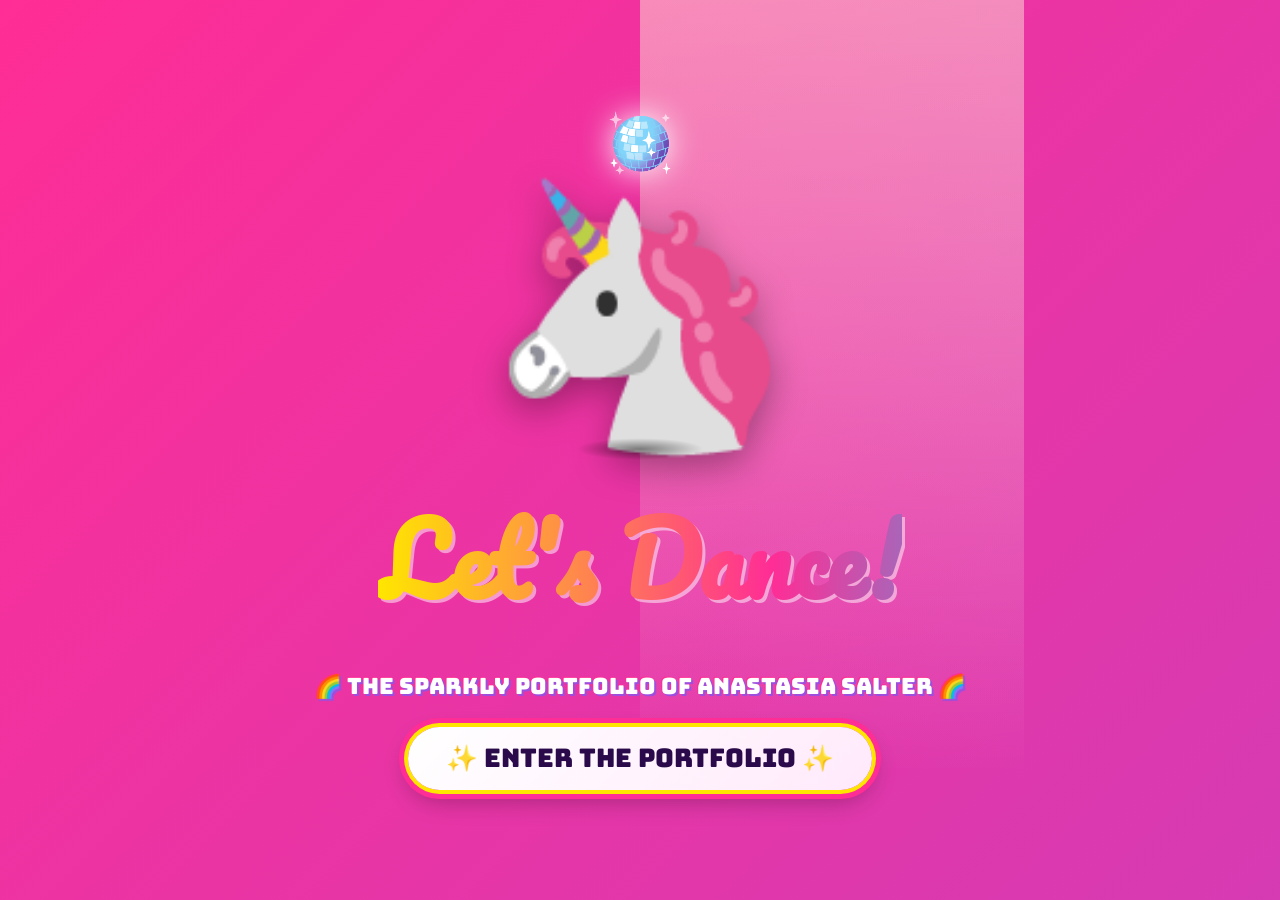
<file: index.html>
<!DOCTYPE html>
<html lang="en">
<head>
<meta charset="UTF-8" />
<meta name="viewport" content="width=device-width, initial-scale=1.0" />
<title>🦄💃 Welcome! — Anastasia Salter 💃🦄</title>
<meta name="description" content="Welcome to the sparkly portfolio of Anastasia Salter — featuring a dancing unicorn. Enter the disco!" />
<link rel="preconnect" href="https://fonts.googleapis.com" />
<link rel="preconnect" href="https://fonts.gstatic.com" crossorigin />
<link href="https://fonts.googleapis.com/css2?family=Bungee&family=Comic+Neue:wght@400;700&family=Pacifico&display=swap" rel="stylesheet" />
<link rel="icon" href="data:image/svg+xml,%3Csvg xmlns='http://www.w3.org/2000/svg' width='32' height='32'%3E%3Ctext y='26' font-size='26'%3E%F0%9F%A6%84%3C/text%3E%3C/svg%3E" />
<link rel="stylesheet" href="assets/landing.css" />
</head>
<body>

<!-- sweeping disco spotlights -->
<div class="spotlights" aria-hidden="true"><span></span><span></span><span></span></div>

<!-- floating music notes -->
<div class="notes" id="notes" aria-hidden="true"></div>

<!-- disco ball -->
<div class="disco-ball" aria-hidden="true">🪩</div>

<!-- ⭐ THE DANCING UNICORN ⭐ -->
<div class="stage">
  <div class="unicorn" role="img" aria-label="A dancing unicorn">🦄</div>
  <div class="shadow" aria-hidden="true"></div>
</div>

<h1 class="title">Let's Dance!</h1>
<p class="subtitle">🌈 The Sparkly Portfolio of Anastasia Salter 🌈</p>

<a class="enter-btn" href="portfolio.html">✨ Enter the Portfolio ✨</a>

<script src="assets/landing.js"></script>
</body>
</html>
</file>
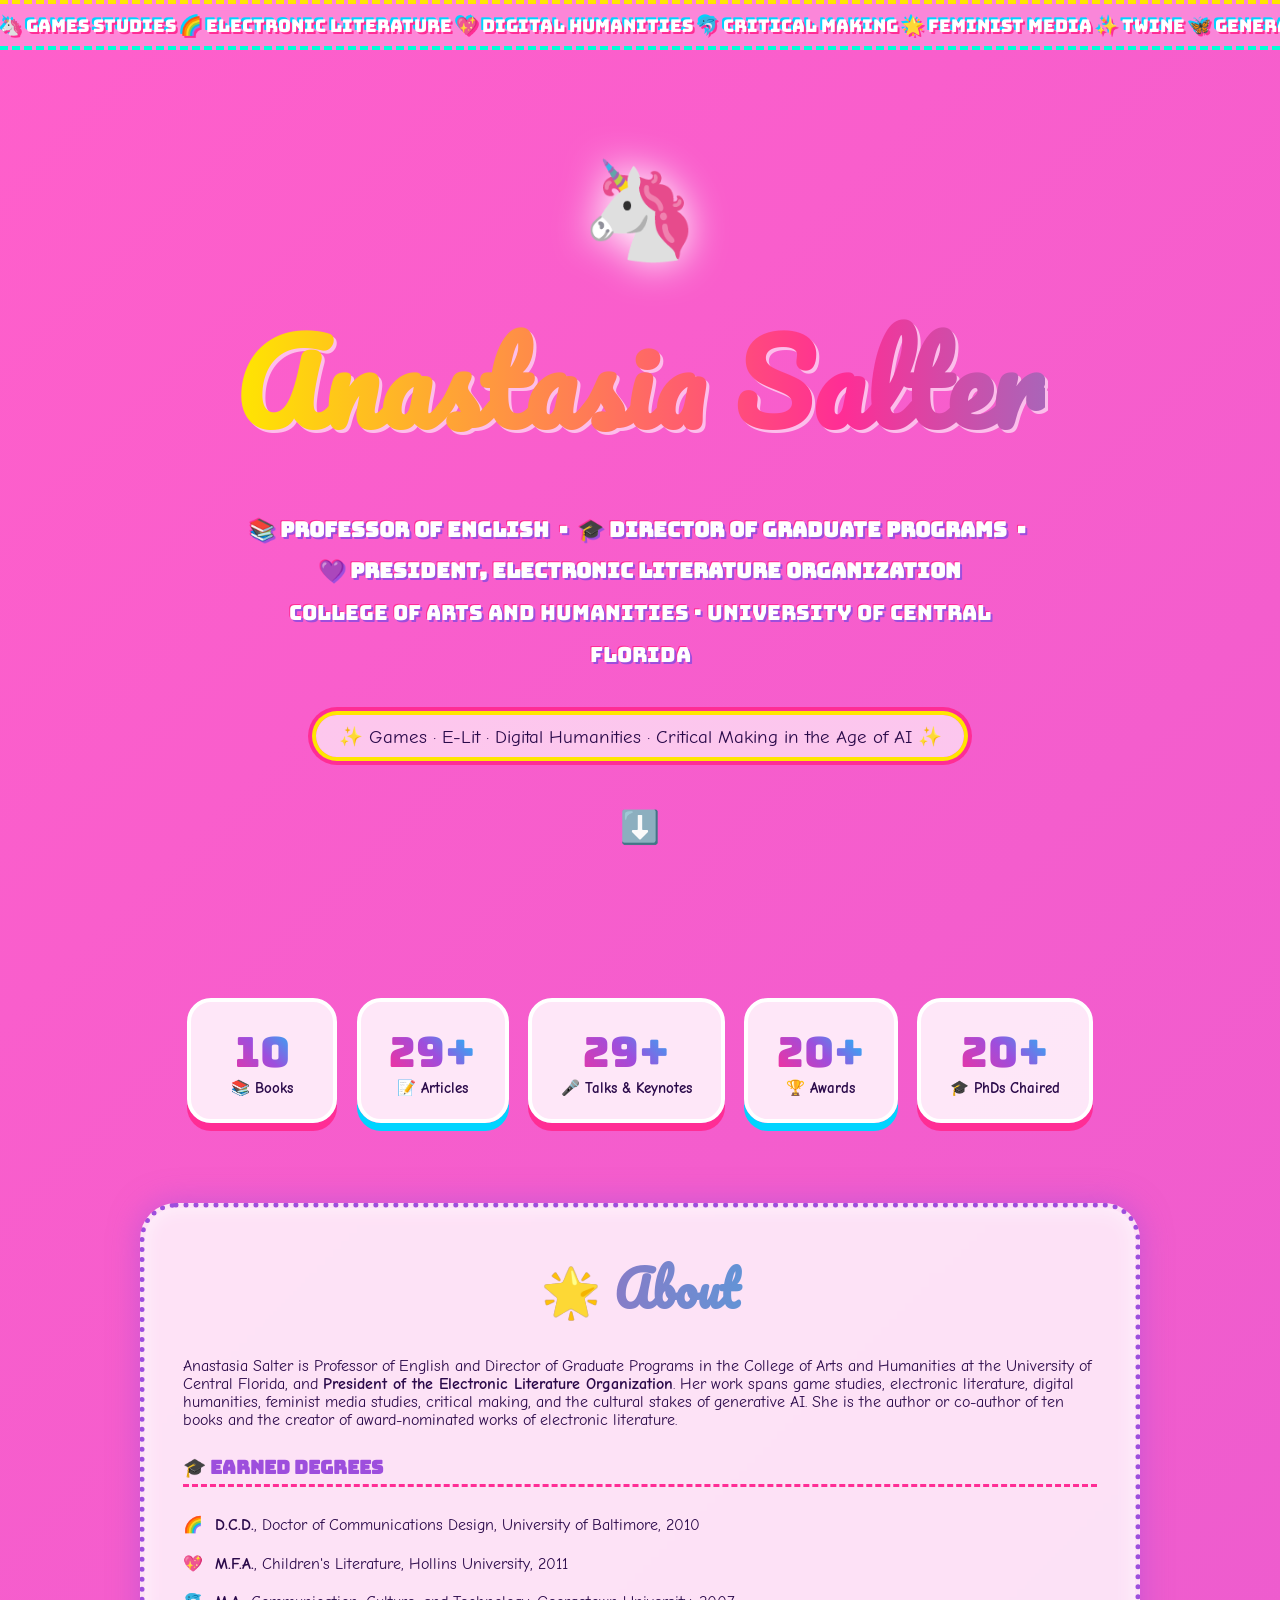
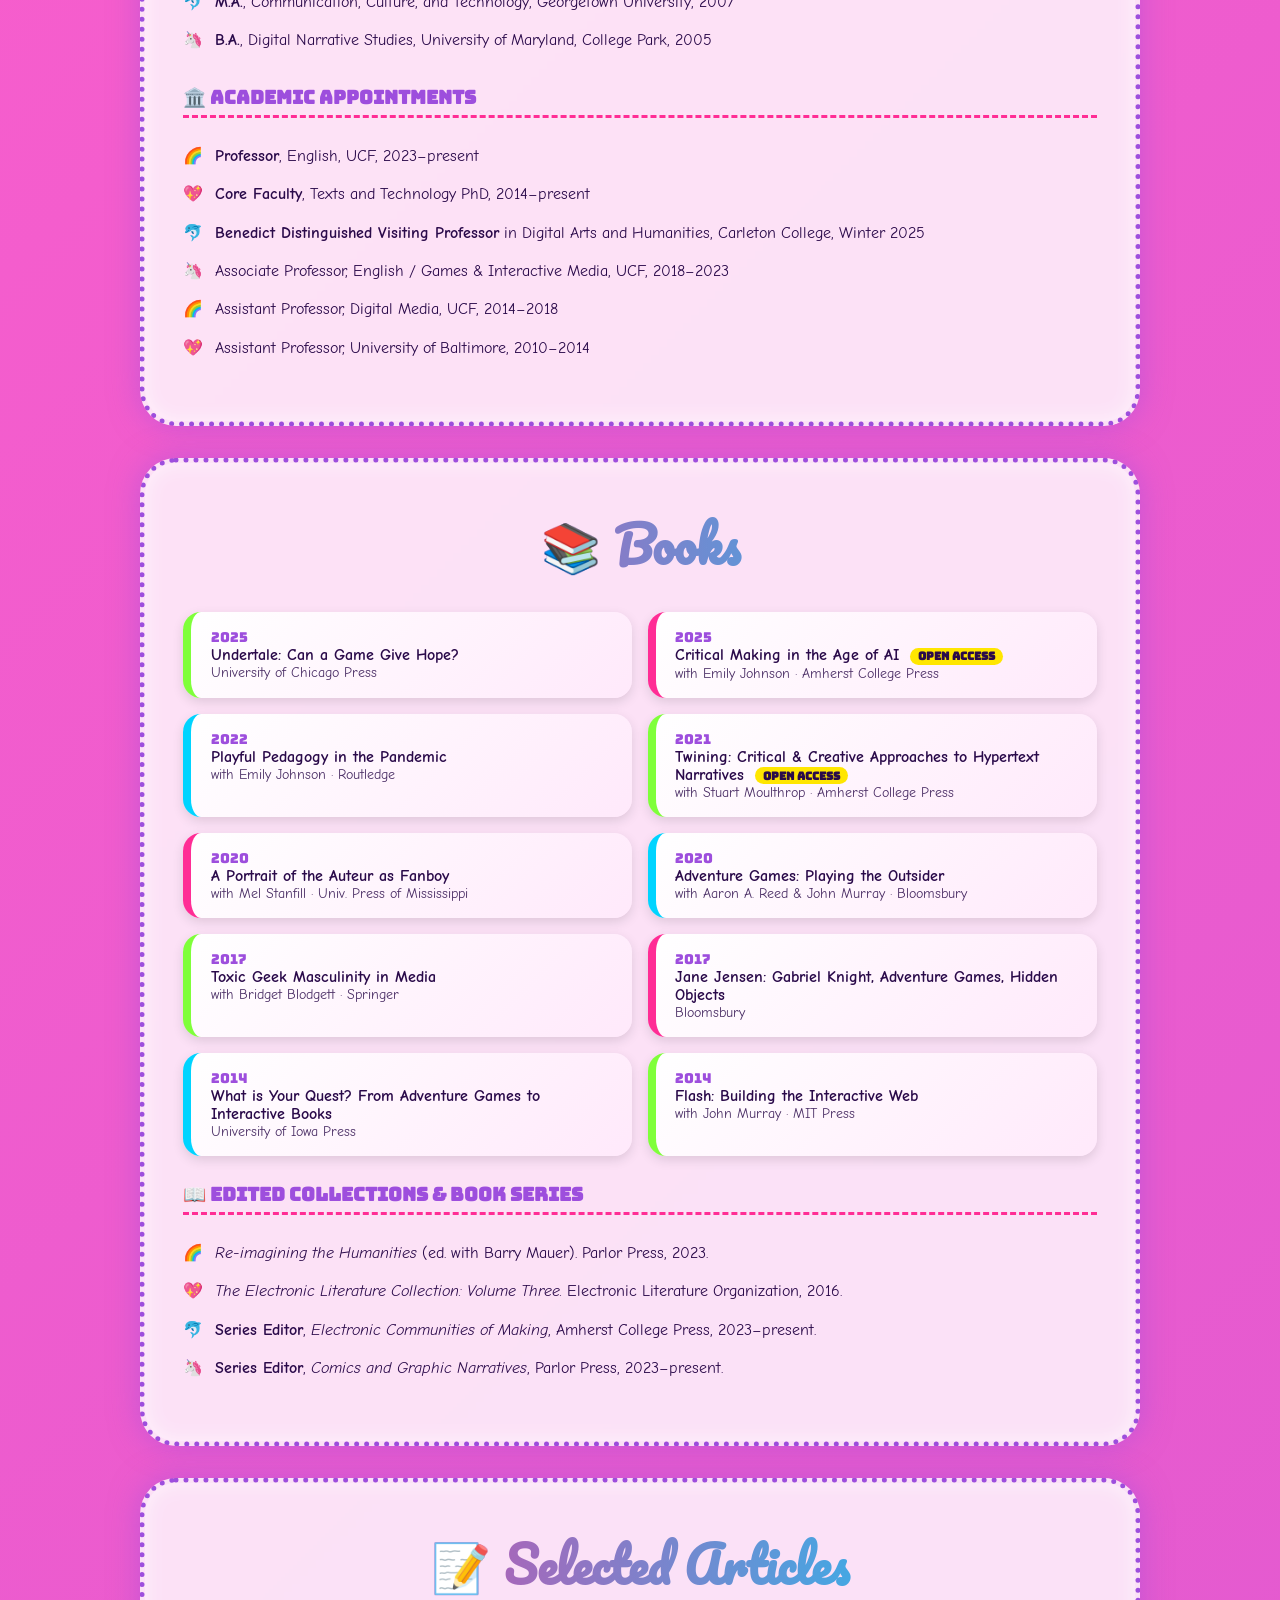
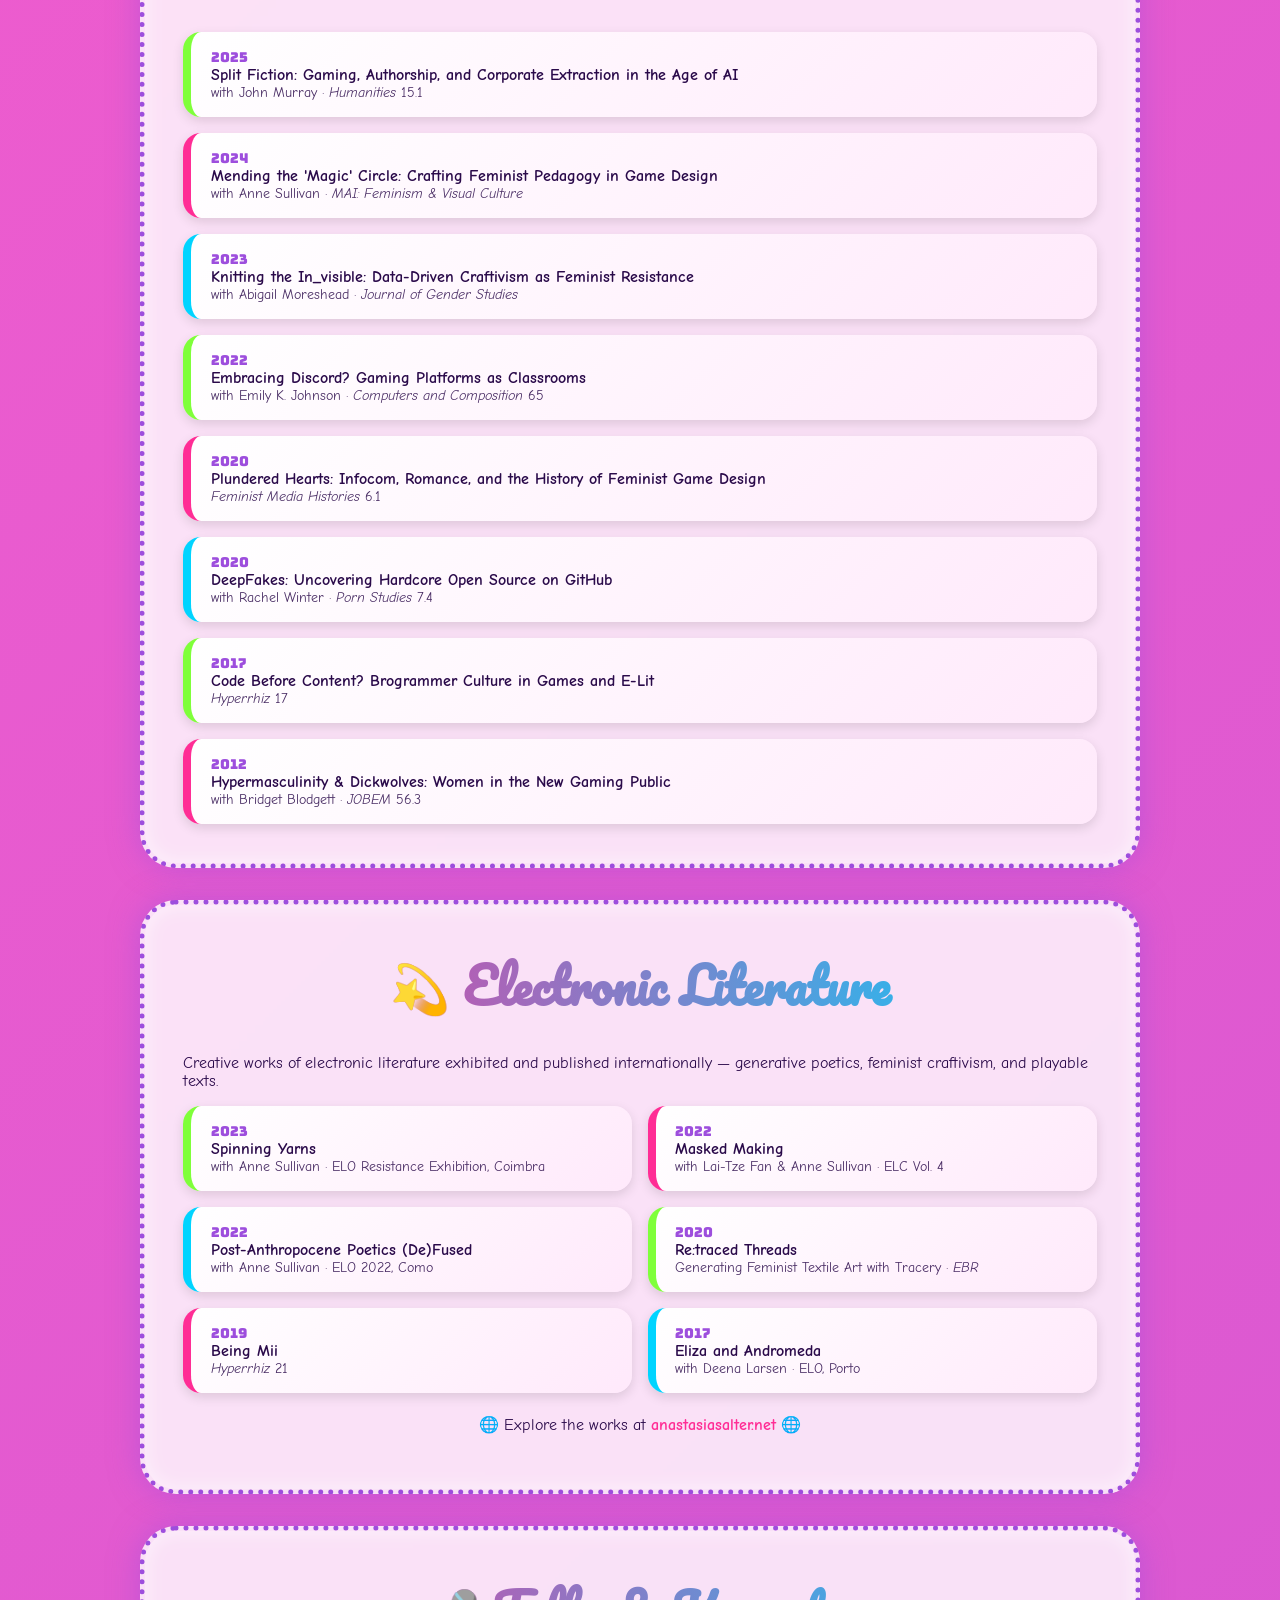
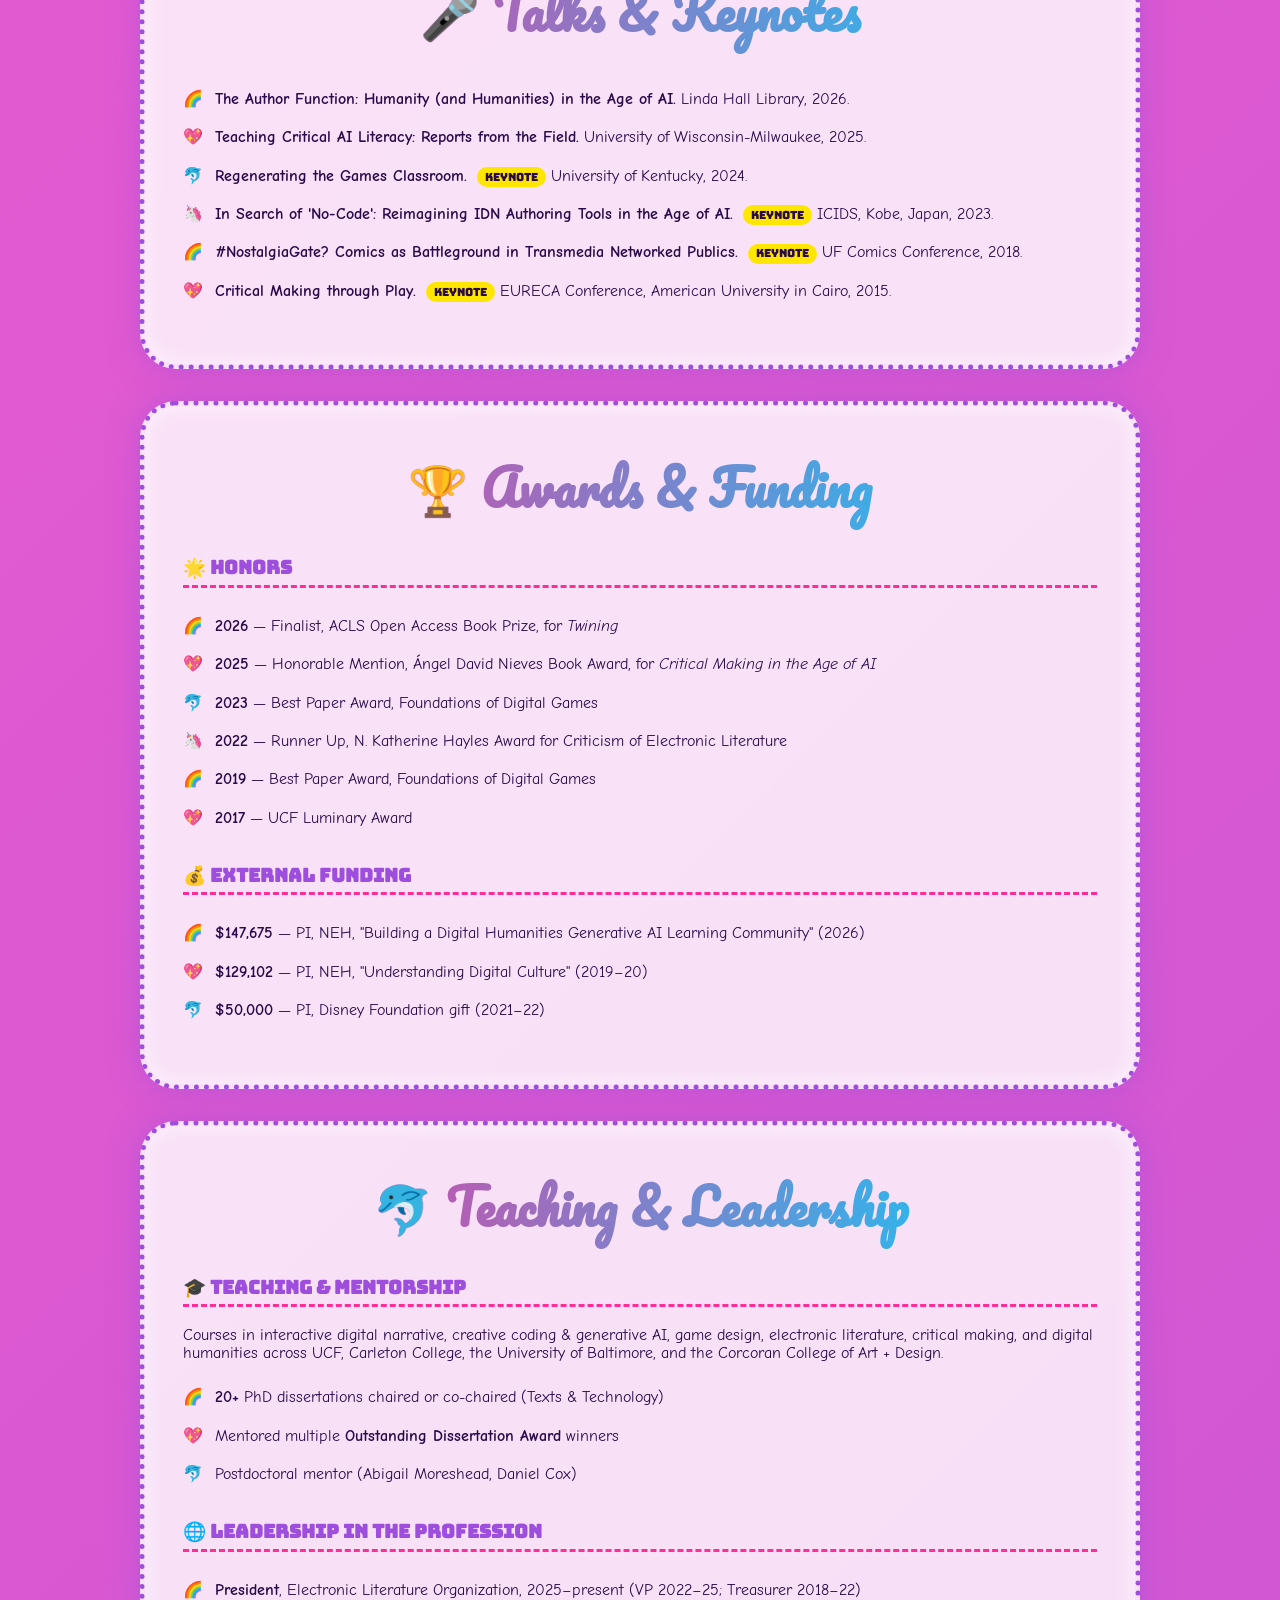
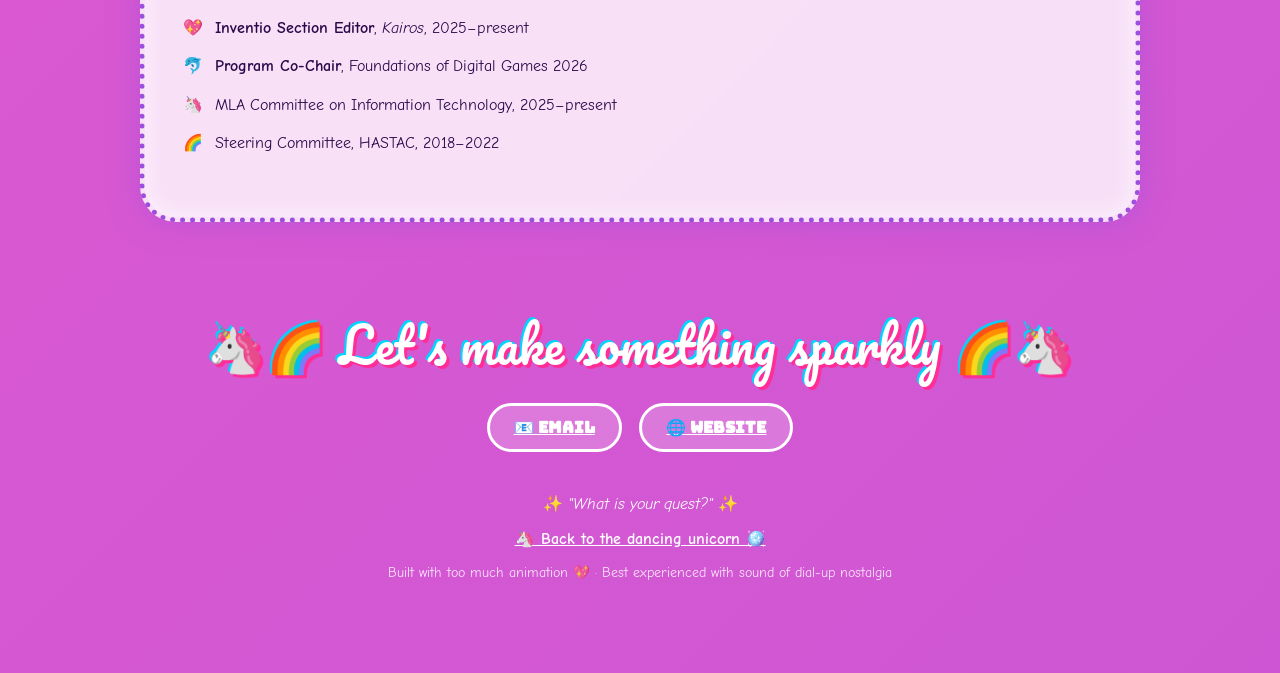
<file: portfolio.html>
<!DOCTYPE html>
<html lang="en">
<head>
<meta charset="UTF-8" />
<meta name="viewport" content="width=device-width, initial-scale=1.0" />
<title>🌈✨ Anastasia Salter — Portfolio ✨🌈</title>
<meta name="description" content="Anastasia Salter — Professor of English, Director of Graduate Programs, President of the Electronic Literature Organization. Games, electronic literature, digital humanities, and critical making in the age of AI." />
<link rel="preconnect" href="https://fonts.googleapis.com" />
<link rel="preconnect" href="https://fonts.gstatic.com" crossorigin />
<link href="https://fonts.googleapis.com/css2?family=Bungee&family=Comic+Neue:wght@400;700&family=Pacifico&display=swap" rel="stylesheet" />
<link rel="icon" href="data:image/svg+xml,%3Csvg xmlns='http://www.w3.org/2000/svg' width='32' height='32'%3E%3Ctext y='26' font-size='26'%3E%F0%9F%A6%84%3C/text%3E%3C/svg%3E" />
<link rel="stylesheet" href="assets/styles.css" />
</head>
<body>

<div id="emoji-sky" aria-hidden="true"></div>

<!-- ===== Rainbow marquee ===== -->
<div class="marquee" aria-hidden="true">
  <span>🦄 GAMES STUDIES 🌈 ELECTRONIC LITERATURE 💖 DIGITAL HUMANITIES 🐬 CRITICAL MAKING 🌟 FEMINIST MEDIA ✨ TWINE 🦋 GENERATIVE AI 🍭 &nbsp; 🦄 GAMES STUDIES 🌈 ELECTRONIC LITERATURE 💖 DIGITAL HUMANITIES 🐬 CRITICAL MAKING 🌟 FEMINIST MEDIA ✨ TWINE 🦋 GENERATIVE AI 🍭 &nbsp;</span>
</div>

<!-- ===== HERO ===== -->
<header class="hero">
  <div class="hero-unicorn" aria-hidden="true">🦄</div>
  <h1>Anastasia Salter</h1>
  <p class="titles">
    <b>📚 Professor of English</b> &nbsp;•&nbsp;
    <b>🎓 Director of Graduate Programs</b> &nbsp;•&nbsp;
    <b>💜 President, Electronic Literature Organization</b><br />
    College of Arts and Humanities · University of Central Florida
  </p>
  <p class="tagline">✨ Games · E-Lit · Digital Humanities · Critical Making in the Age of AI ✨</p>
  <div class="scroll-hint" aria-hidden="true">⬇️</div>
</header>

<!-- ===== STATS ===== -->
<section class="stats" aria-label="By the numbers">
  <div class="stat"><div class="num" data-count="10">0</div><div class="label">📚 Books</div></div>
  <div class="stat"><div class="num" data-count="30" data-suffix="+">0</div><div class="label">📝 Articles</div></div>
  <div class="stat"><div class="num" data-count="40" data-suffix="+">0</div><div class="label">🎤 Talks & Keynotes</div></div>
  <div class="stat"><div class="num" data-count="20" data-suffix="+">0</div><div class="label">🏆 Awards</div></div>
  <div class="stat"><div class="num" data-count="20" data-suffix="+">0</div><div class="label">🎓 PhDs Chaired</div></div>
</section>

<!-- ===== ABOUT ===== -->
<section class="content reveal" id="about">
  <h2 class="section-title"><span class="ico">🌟</span> About</h2>
  <p>
    Anastasia Salter is Professor of English and Director of Graduate Programs in the College of
    Arts and Humanities at the University of Central Florida, and <strong>President of the
    Electronic Literature Organization</strong>. Her work spans game studies, electronic literature,
    digital humanities, feminist media studies, critical making, and the cultural stakes of
    generative AI. She is the author or co-author of ten books and the creator of award-nominated
    works of electronic literature.
  </p>

  <h3 class="sub">🎓 Earned Degrees</h3>
  <ul class="sparkle-list">
    <li><strong>D.C.D.</strong>, Doctor of Communications Design, University of Baltimore, 2010</li>
    <li><strong>M.F.A.</strong>, Children's Literature, Hollins University, 2011</li>
    <li><strong>M.A.</strong>, Communication, Culture, and Technology, Georgetown University, 2007</li>
    <li><strong>B.A.</strong>, Digital Narrative Studies, University of Maryland, College Park, 2005</li>
  </ul>

  <h3 class="sub">🏛️ Academic Appointments</h3>
  <ul class="sparkle-list">
    <li><strong>Professor</strong>, English, UCF, 2023–present</li>
    <li><strong>Core Faculty</strong>, Texts and Technology PhD, 2014–present</li>
    <li><strong>Benedict Distinguished Visiting Professor</strong> in Digital Arts and Humanities, Carleton College, Winter 2025</li>
    <li>Associate Professor, English / Games & Interactive Media, UCF, 2018–2023</li>
    <li>Assistant Professor, Digital Media, UCF, 2014–2018</li>
    <li>Assistant Professor, University of Baltimore, 2010–2014</li>
  </ul>
</section>

<!-- ===== BOOKS ===== -->
<section class="content reveal" id="books">
  <h2 class="section-title"><span class="ico">📚</span> Books</h2>
  <div class="cards two">
    <div class="card"><div class="yr">2025</div><div class="ttl">Undertale: Can a Game Give Hope?</div><div class="meta">University of Chicago Press</div></div>
    <div class="card"><div class="yr">2025</div><div class="ttl">Critical Making in the Age of AI <span class="badge">OPEN ACCESS</span></div><div class="meta">with Emily Johnson · Amherst College Press</div></div>
    <div class="card"><div class="yr">2022</div><div class="ttl">Playful Pedagogy in the Pandemic</div><div class="meta">with Emily Johnson · Routledge</div></div>
    <div class="card"><div class="yr">2021</div><div class="ttl">Twining: Critical & Creative Approaches to Hypertext Narratives <span class="badge">OPEN ACCESS</span></div><div class="meta">with Stuart Moulthrop · Amherst College Press</div></div>
    <div class="card"><div class="yr">2020</div><div class="ttl">A Portrait of the Auteur as Fanboy</div><div class="meta">with Mel Stanfill · Univ. Press of Mississippi</div></div>
    <div class="card"><div class="yr">2020</div><div class="ttl">Adventure Games: Playing the Outsider</div><div class="meta">with Aaron A. Reed & John Murray · Bloomsbury</div></div>
    <div class="card"><div class="yr">2017</div><div class="ttl">Toxic Geek Masculinity in Media</div><div class="meta">with Bridget Blodgett · Springer</div></div>
    <div class="card"><div class="yr">2017</div><div class="ttl">Jane Jensen: Gabriel Knight, Adventure Games, Hidden Objects</div><div class="meta">Bloomsbury</div></div>
    <div class="card"><div class="yr">2014</div><div class="ttl">What is Your Quest? From Adventure Games to Interactive Books</div><div class="meta">University of Iowa Press</div></div>
    <div class="card"><div class="yr">2014</div><div class="ttl">Flash: Building the Interactive Web</div><div class="meta">with John Murray · MIT Press</div></div>
  </div>

  <h3 class="sub">📖 Edited Collections & Book Series</h3>
  <ul class="sparkle-list">
    <li><em>Re-imagining the Humanities</em> (ed. with Barry Mauer). Parlor Press, 2023.</li>
    <li><em>The Electronic Literature Collection: Volume Three.</em> Electronic Literature Organization, 2016.</li>
    <li><strong>Series Editor</strong>, <em>Electronic Communities of Making</em>, Amherst College Press, 2023–present.</li>
    <li><strong>Series Editor</strong>, <em>Comics and Graphic Narratives</em>, Parlor Press, 2023–present.</li>
  </ul>
</section>

<!-- ===== ARTICLES ===== -->
<section class="content reveal" id="articles">
  <h2 class="section-title"><span class="ico">📝</span> Selected Articles</h2>
  <div class="cards">
    <div class="card"><div class="yr">2025</div><div class="ttl">Split Fiction: Gaming, Authorship, and Corporate Extraction in the Age of AI</div><div class="meta">with John Murray · <em>Humanities</em> 15.1</div></div>
    <div class="card"><div class="yr">2024</div><div class="ttl">Mending the 'Magic' Circle: Crafting Feminist Pedagogy in Game Design</div><div class="meta">with Anne Sullivan · <em>MAI: Feminism & Visual Culture</em></div></div>
    <div class="card"><div class="yr">2023</div><div class="ttl">Knitting the In_visible: Data-Driven Craftivism as Feminist Resistance</div><div class="meta">with Abigail Moreshead · <em>Journal of Gender Studies</em></div></div>
    <div class="card"><div class="yr">2022</div><div class="ttl">Embracing Discord? Gaming Platforms as Classrooms</div><div class="meta">with Emily K. Johnson · <em>Computers and Composition</em> 65</div></div>
    <div class="card"><div class="yr">2020</div><div class="ttl">Plundered Hearts: Infocom, Romance, and the History of Feminist Game Design</div><div class="meta"><em>Feminist Media Histories</em> 6.1</div></div>
    <div class="card"><div class="yr">2020</div><div class="ttl">DeepFakes: Uncovering Hardcore Open Source on GitHub</div><div class="meta">with Rachel Winter · <em>Porn Studies</em> 7.4</div></div>
    <div class="card"><div class="yr">2017</div><div class="ttl">Code Before Content? Brogrammer Culture in Games and E-Lit</div><div class="meta"><em>Hyperrhiz</em> 17</div></div>
    <div class="card"><div class="yr">2012</div><div class="ttl">Hypermasculinity & Dickwolves: Women in the New Gaming Public</div><div class="meta">with Bridget Blodgett · <em>JOBEM</em> 56.3</div></div>
  </div>
</section>

<!-- ===== E-LIT ===== -->
<section class="content reveal" id="elit">
  <h2 class="section-title"><span class="ico">💫</span> Electronic Literature</h2>
  <p>Creative works of electronic literature exhibited and published internationally — generative poetics, feminist craftivism, and playable texts.</p>
  <div class="cards two">
    <div class="card"><div class="yr">2023</div><div class="ttl">Spinning Yarns</div><div class="meta">with Anne Sullivan · ELO Resistance Exhibition, Coimbra</div></div>
    <div class="card"><div class="yr">2022</div><div class="ttl">Masked Making</div><div class="meta">with Lai-Tze Fan & Anne Sullivan · ELC Vol. 4</div></div>
    <div class="card"><div class="yr">2022</div><div class="ttl">Post-Anthropocene Poetics (De)Fused</div><div class="meta">with Anne Sullivan · ELO 2022, Como</div></div>
    <div class="card"><div class="yr">2020</div><div class="ttl">Re:traced Threads</div><div class="meta">Generating Feminist Textile Art with Tracery · <em>EBR</em></div></div>
    <div class="card"><div class="yr">2019</div><div class="ttl">Being Mii</div><div class="meta"><em>Hyperrhiz</em> 21</div></div>
    <div class="card"><div class="yr">2017</div><div class="ttl">Eliza and Andromeda</div><div class="meta">with Deena Larsen · ELO, Porto</div></div>
  </div>
  <p style="text-align:center;margin-top:1.4rem;">🌐 Explore the works at <a href="https://anastasiasalter.net" target="_blank" rel="noopener">anastasiasalter.net</a> 🌐</p>
</section>

<!-- ===== TALKS ===== -->
<section class="content reveal" id="talks">
  <h2 class="section-title"><span class="ico">🎤</span> Talks & Keynotes</h2>
  <ul class="sparkle-list">
    <li><strong>The Author Function: Humanity (and Humanities) in the Age of AI.</strong> Linda Hall Library, 2026.</li>
    <li><strong>Teaching Critical AI Literacy: Reports from the Field.</strong> University of Wisconsin-Milwaukee, 2025.</li>
    <li><strong>Regenerating the Games Classroom.</strong> <span class="badge">KEYNOTE</span> University of Kentucky, 2024.</li>
    <li><strong>In Search of 'No-Code': Reimagining IDN Authoring Tools in the Age of AI.</strong> <span class="badge">KEYNOTE</span> ICIDS, Kobe, Japan, 2023.</li>
    <li><strong>#NostalgiaGate? Comics as Battleground in Transmedia Networked Publics.</strong> <span class="badge">KEYNOTE</span> UF Comics Conference, 2018.</li>
    <li><strong>Critical Making through Play.</strong> <span class="badge">KEYNOTE</span> EURECA Conference, American University in Cairo, 2015.</li>
  </ul>
</section>

<!-- ===== AWARDS + FUNDING ===== -->
<section class="content reveal" id="awards">
  <h2 class="section-title"><span class="ico">🏆</span> Awards & Funding</h2>
  <h3 class="sub">🌟 Honors</h3>
  <ul class="sparkle-list">
    <li><strong>2026</strong> — Finalist, ACLS Open Access Book Prize, for <em>Twining</em></li>
    <li><strong>2025</strong> — Honorable Mention, Ángel David Nieves Book Award, for <em>Critical Making in the Age of AI</em></li>
    <li><strong>2023</strong> — Best Paper Award, Foundations of Digital Games</li>
    <li><strong>2022</strong> — Runner Up, N. Katherine Hayles Award for Criticism of Electronic Literature</li>
    <li><strong>2019</strong> — Best Paper Award, Foundations of Digital Games</li>
    <li><strong>2017</strong> — UCF Luminary Award</li>
  </ul>
  <h3 class="sub">💰 External Funding</h3>
  <ul class="sparkle-list">
    <li><strong>$147,675</strong> — PI, NEH, "Building a Digital Humanities Generative AI Learning Community" (2026)</li>
    <li><strong>$129,102</strong> — PI, NEH, "Understanding Digital Culture" (2019–20)</li>
    <li><strong>$50,000</strong> — PI, Disney Foundation gift (2021–22)</li>
  </ul>
</section>

<!-- ===== TEACHING + LEADERSHIP ===== -->
<section class="content reveal" id="leadership">
  <h2 class="section-title"><span class="ico">🐬</span> Teaching & Leadership</h2>
  <h3 class="sub">🎓 Teaching & Mentorship</h3>
  <p>Courses in interactive digital narrative, creative coding & generative AI, game design, electronic literature, critical making, and digital humanities across UCF, Carleton College, the University of Baltimore, and the Corcoran College of Art + Design.</p>
  <ul class="sparkle-list">
    <li><strong>20+</strong> PhD dissertations chaired or co-chaired (Texts & Technology)</li>
    <li>Mentored multiple <strong>Outstanding Dissertation Award</strong> winners</li>
    <li>Postdoctoral mentor (Abigail Moreshead, Daniel Cox)</li>
  </ul>
  <h3 class="sub">🌐 Leadership in the Profession</h3>
  <ul class="sparkle-list">
    <li><strong>President</strong>, Electronic Literature Organization, 2025–present (VP 2022–25; Treasurer 2018–22)</li>
    <li><strong>Inventio Section Editor</strong>, <em>Kairos</em>, 2025–present</li>
    <li><strong>Program Co-Chair</strong>, Foundations of Digital Games 2026</li>
    <li>MLA Committee on Information Technology, 2025–present</li>
    <li>Steering Committee, HASTAC, 2018–2022</li>
  </ul>
</section>

<!-- ===== FOOTER ===== -->
<footer>
  <div class="big">🦄🌈 Let's make something sparkly 🌈🦄</div>
  <div>
    <a class="contact-pill" href="mailto:anastasia.salter@gmail.com">📧 Email</a>
    <a class="contact-pill" href="https://anastasiasalter.net" target="_blank" rel="noopener">🌐 Website</a>
  </div>
  <p style="margin-top:1.6rem;">✨ <em>"What is your quest?"</em> ✨</p>
  <p><a href="index.html" style="color:#fff;text-decoration:underline;">🦄 Back to the dancing unicorn 🪩</a></p>
  <p style="opacity:0.85;font-size:0.85rem;">Built with too much animation 💖 · Best experienced with sound of dial-up nostalgia</p>
</footer>

<button id="toTop" title="Back to top" aria-label="Back to top">🚀</button>

<script src="assets/script.js"></script>
</body>
</html>
</file>
<file: assets/landing.css>
/* ============================================================
   🦄💃 LANDING PAGE — THE DANCING UNICORN DISCO 💃🦄
   ============================================================ */

* { box-sizing: border-box; }
html { scroll-behavior: smooth; }

body {
  margin: 0;
  min-height: 100vh;
  display: flex;
  flex-direction: column;
  align-items: center;
  justify-content: center;
  text-align: center;
  overflow: hidden;
  font-family: 'Comic Neue', 'Comic Sans MS', cursive;
  color: #fff;
  background: linear-gradient(135deg, #ff2d95, #9d4edd, #00d4ff, #00ffd5, #ffe600, #ff8a00);
  background-size: 1200% 1200%;
  animation: discoBg 12s ease infinite;
  cursor: url("data:image/svg+xml,%3Csvg xmlns='http://www.w3.org/2000/svg' width='32' height='32' viewBox='0 0 32 32'%3E%3Ctext y='26' font-size='26'%3E%E2%9C%A8%3C/text%3E%3C/svg%3E") 8 8, auto;
}
@keyframes discoBg {
  0%   { background-position: 0% 50%; }
  50%  { background-position: 100% 50%; }
  100% { background-position: 0% 50%; }
}

/* ---- disco spotlights sweeping across ---- */
.spotlights {
  position: fixed; inset: 0; pointer-events: none; z-index: 0; overflow: hidden;
  mix-blend-mode: screen;
}
.spotlights span {
  position: absolute; top: -40%; left: 50%;
  width: 30vw; height: 180vh;
  background: linear-gradient(to bottom, rgba(255,255,255,0.35), transparent 70%);
  transform-origin: top center;
  animation: sweep 6s ease-in-out infinite;
}
.spotlights span:nth-child(1) { animation-delay: 0s;   background: linear-gradient(to bottom, rgba(255,45,149,0.4), transparent 70%); }
.spotlights span:nth-child(2) { animation-delay: -2s;  background: linear-gradient(to bottom, rgba(0,212,255,0.4), transparent 70%); }
.spotlights span:nth-child(3) { animation-delay: -4s;  background: linear-gradient(to bottom, rgba(255,230,0,0.4), transparent 70%); }
@keyframes sweep {
  0%, 100% { transform: rotate(-35deg); }
  50%      { transform: rotate(35deg); }
}

/* ---- disco ball ---- */
.disco-ball {
  position: relative; z-index: 2;
  font-size: 3.5rem;
  animation: spin 4s linear infinite, swing 3s ease-in-out infinite;
  filter: drop-shadow(0 0 16px #fff);
}
@keyframes spin  { to { transform: rotate(360deg); } }
@keyframes swing {
  0%, 100% { margin-left: -30px; }
  50%      { margin-left: 30px; }
}

/* ============================================================
   THE DANCING UNICORN 🦄
   built from layered emoji so every body part can boogie
   ============================================================ */
.stage {
  position: relative; z-index: 3;
  margin: 1rem 0 0.5rem;
  perspective: 800px;
}

.unicorn {
  font-size: clamp(7rem, 26vw, 16rem);
  display: inline-block;
  line-height: 1;
  filter: drop-shadow(0 12px 18px rgba(0,0,0,0.35));
  /* full dance routine: bob, sway, tilt, spin-kick */
  animation: dance 1.1s ease-in-out infinite, hueParty 5s linear infinite;
  transform-origin: bottom center;
}
@keyframes dance {
  0%   { transform: translateY(0)     rotate(-10deg) scaleX(1); }
  15%  { transform: translateY(-28px) rotate(-12deg) scaleX(1); }
  30%  { transform: translateY(0)     rotate(8deg)   scaleX(-1); }
  45%  { transform: translateY(-22px) rotate(12deg)  scaleX(-1); }
  60%  { transform: translateY(0)     rotate(-6deg)  scaleX(1); }
  75%  { transform: translateY(-30px) rotate(0deg)   scaleX(1) scale(1.08); }
  90%  { transform: translateY(0)     rotate(6deg)   scaleX(-1); }
  100% { transform: translateY(0)     rotate(-10deg) scaleX(1); }
}
@keyframes hueParty {
  from { filter: drop-shadow(0 12px 18px rgba(0,0,0,0.35)) hue-rotate(0deg); }
  to   { filter: drop-shadow(0 12px 18px rgba(0,0,0,0.35)) hue-rotate(360deg); }
}

/* bouncing shadow under the dancer */
.shadow {
  width: 40%;
  height: 22px;
  margin: -10px auto 0;
  background: radial-gradient(ellipse at center, rgba(0,0,0,0.45), transparent 70%);
  border-radius: 50%;
  animation: shadowPulse 1.1s ease-in-out infinite;
  position: relative; z-index: 2;
}
@keyframes shadowPulse {
  0%, 30%, 60%, 100% { transform: scale(1);   opacity: 0.5; }
  15%, 45%, 75%      { transform: scale(0.6); opacity: 0.25; }
}

/* ---- floating music notes around the unicorn ---- */
.notes { position: fixed; inset: 0; pointer-events: none; z-index: 1; overflow: hidden; }
.notes span {
  position: absolute; bottom: -8vh;
  font-size: 2rem;
  animation: noteUp linear infinite;
  filter: drop-shadow(0 0 6px #fff);
}
@keyframes noteUp {
  0%   { transform: translateY(0) rotate(0deg); opacity: 0; }
  10%  { opacity: 1; }
  90%  { opacity: 1; }
  100% { transform: translateY(-110vh) rotate(360deg); opacity: 0; }
}

/* ============================================================
   TITLE + ENTER BUTTON
   ============================================================ */
.title {
  position: relative; z-index: 3;
  font-family: 'Pacifico', cursive;
  font-size: clamp(2.4rem, 9vw, 6rem);
  margin: 0.4rem 0;
  background: linear-gradient(90deg, #ffe600, #ff2d95, #00d4ff, #7fff3a, #ffe600);
  background-size: 300% auto;
  -webkit-background-clip: text; background-clip: text;
  -webkit-text-fill-color: transparent;
  animation: textRainbow 5s linear infinite, wobble 3s ease-in-out infinite;
  filter: drop-shadow(3px 3px 0 rgba(255,255,255,0.5));
}
@keyframes textRainbow { to { background-position: 300% center; } }
@keyframes wobble {
  0%, 100% { transform: rotate(-2deg) scale(1); }
  50%      { transform: rotate(2deg) scale(1.03); }
}

.subtitle {
  position: relative; z-index: 3;
  font-family: 'Bungee', cursive;
  font-size: clamp(0.9rem, 2.6vw, 1.4rem);
  text-shadow: 2px 2px 0 #9d4edd, -1px -1px 0 #ff2d95;
  margin-bottom: 1.6rem;
}

.enter-btn {
  position: relative; z-index: 3;
  display: inline-block;
  font-family: 'Bungee', cursive;
  font-size: clamp(1rem, 3vw, 1.6rem);
  color: #2a0a4a;
  text-decoration: none;
  padding: 0.9rem 2.4rem;
  border-radius: 999px;
  background: linear-gradient(135deg, #fff, #ffe9fb);
  box-shadow: 0 0 0 4px #ffe600, 0 0 0 9px #ff2d95, 0 10px 24px rgba(0,0,0,0.3);
  animation: btnGlow 2.4s ease-in-out infinite, btnBounce 1.6s ease-in-out infinite;
  transition: transform 0.2s;
}
.enter-btn:hover { transform: scale(1.15) rotate(-2deg); }
@keyframes btnGlow {
  0%, 100% { box-shadow: 0 0 0 4px #ffe600, 0 0 0 9px #ff2d95, 0 10px 24px rgba(0,0,0,0.3); }
  50%      { box-shadow: 0 0 0 4px #00ffd5, 0 0 0 9px #9d4edd, 0 10px 30px rgba(0,0,0,0.4); }
}
@keyframes btnBounce {
  0%, 100% { transform: translateY(0); }
  50%      { transform: translateY(-8px); }
}

/* ---- sparkle cursor trail (shared behavior) ---- */
.spark {
  position: fixed; pointer-events: none; z-index: 9999; font-size: 1rem;
  animation: sparkFade 0.9s ease-out forwards;
}
@keyframes sparkFade {
  0%   { transform: scale(0.4) rotate(0deg); opacity: 1; }
  100% { transform: scale(1.6) translateY(-30px) rotate(180deg); opacity: 0; }
}

@media (prefers-reduced-motion: reduce) {
  *, *::before, *::after {
    animation-duration: 0.001s !important;
    animation-iteration-count: 1 !important;
    transition-duration: 0.001s !important;
  }
  .unicorn { transform: none !important; }
}
</file>
<file: assets/styles.css>
/* ============================================================
   🌈✨ LISA FRANK PORTFOLIO — MAXIMUM SPARKLE EDITION ✨🌈
   Warning: contains too much animation (by design)
   ============================================================ */

:root {
  --pink:    #ff5fcb;
  --hotpink: #ff2d95;
  --purple:  #9d4edd;
  --blue:    #00d4ff;
  --teal:    #00ffd5;
  --yellow:  #ffe600;
  --orange:  #ff8a00;
  --green:   #7fff3a;
  --lilac:   #c77dff;
}

* { box-sizing: border-box; }

html { scroll-behavior: smooth; }

body {
  margin: 0;
  font-family: 'Comic Neue', 'Comic Sans MS', cursive;
  color: #2a0a4a;
  background: linear-gradient(135deg,
    var(--pink), var(--purple), var(--blue),
    var(--teal), var(--yellow), var(--orange), var(--hotpink));
  background-size: 1200% 1200%;
  animation: rainbowShift 18s ease infinite;
  overflow-x: hidden;
  cursor: url("data:image/svg+xml,%3Csvg xmlns='http://www.w3.org/2000/svg' width='32' height='32' viewBox='0 0 32 32'%3E%3Ctext y='26' font-size='26'%3E%E2%9C%A8%3C/text%3E%3C/svg%3E") 8 8, auto;
}

@keyframes rainbowShift {
  0%   { background-position: 0% 50%; }
  50%  { background-position: 100% 50%; }
  100% { background-position: 0% 50%; }
}

/* ---- floating background emoji layer ---- */
#emoji-sky {
  position: fixed;
  inset: 0;
  pointer-events: none;
  z-index: 0;
  overflow: hidden;
}
.float-emoji {
  position: absolute;
  bottom: -10vh;
  font-size: 2.2rem;
  animation: floatUp linear infinite;
  opacity: 0.85;
  filter: drop-shadow(0 0 6px #fff);
}
@keyframes floatUp {
  0%   { transform: translateY(0) rotate(0deg) scale(1); opacity: 0; }
  10%  { opacity: 0.9; }
  90%  { opacity: 0.9; }
  100% { transform: translateY(-120vh) rotate(720deg) scale(1.3); opacity: 0; }
}

/* ---- sparkle cursor trail ---- */
.spark {
  position: fixed;
  pointer-events: none;
  z-index: 9999;
  font-size: 1rem;
  animation: sparkFade 0.9s ease-out forwards;
}
@keyframes sparkFade {
  0%   { transform: scale(0.4) rotate(0deg); opacity: 1; }
  100% { transform: scale(1.6) translateY(-30px) rotate(180deg); opacity: 0; }
}

/* ============================================================
   MARQUEE
   ============================================================ */
.marquee {
  position: relative;
  z-index: 2;
  background: rgba(255,255,255,0.25);
  border-top: 4px dashed var(--yellow);
  border-bottom: 4px dashed var(--teal);
  overflow: hidden;
  white-space: nowrap;
  backdrop-filter: blur(4px);
}
.marquee span {
  display: inline-block;
  padding: 0.6rem 0;
  font-family: 'Bungee', cursive;
  font-size: 1.1rem;
  color: #fff;
  text-shadow: 2px 2px 0 var(--hotpink), -2px -2px 0 var(--blue);
  animation: scrollLeft 20s linear infinite;
}
@keyframes scrollLeft {
  from { transform: translateX(0); }
  to   { transform: translateX(-50%); }
}

/* ============================================================
   HERO
   ============================================================ */
.hero {
  position: relative;
  z-index: 2;
  min-height: 100vh;
  display: flex;
  flex-direction: column;
  align-items: center;
  justify-content: center;
  text-align: center;
  padding: 2rem;
}

.hero-unicorn {
  font-size: 6rem;
  animation: bounce 1.4s ease-in-out infinite, hueRotate 6s linear infinite;
  filter: drop-shadow(0 0 20px #fff);
}
@keyframes bounce {
  0%, 100% { transform: translateY(0) scale(1); }
  50%      { transform: translateY(-30px) scale(1.15); }
}
@keyframes hueRotate {
  from { filter: drop-shadow(0 0 20px #fff) hue-rotate(0deg); }
  to   { filter: drop-shadow(0 0 20px #fff) hue-rotate(360deg); }
}

.hero h1 {
  font-family: 'Pacifico', cursive;
  font-size: clamp(2.8rem, 9vw, 7rem);
  margin: 1rem 0 0.5rem;
  background: linear-gradient(90deg,
    var(--yellow), var(--hotpink), var(--blue), var(--green), var(--yellow));
  background-size: 300% auto;
  -webkit-background-clip: text;
  background-clip: text;
  -webkit-text-fill-color: transparent;
  animation: textRainbow 5s linear infinite, wobble 4s ease-in-out infinite;
  filter: drop-shadow(3px 3px 0 rgba(255,255,255,0.6));
}
@keyframes textRainbow {
  to { background-position: 300% center; }
}
@keyframes wobble {
  0%, 100% { transform: rotate(-2deg); }
  50%      { transform: rotate(2deg); }
}

.hero .titles {
  font-family: 'Bungee', cursive;
  font-size: clamp(0.8rem, 2.4vw, 1.3rem);
  color: #fff;
  text-shadow: 2px 2px 0 var(--purple), -1px -1px 0 var(--hotpink);
  max-width: 800px;
  line-height: 2;
}
.hero .titles b { animation: pulse 2s ease-in-out infinite; display: inline-block; }
@keyframes pulse {
  0%, 100% { transform: scale(1); }
  50%      { transform: scale(1.12); }
}

.hero .tagline {
  margin-top: 1.2rem;
  font-size: 1.2rem;
  color: #2a0a4a;
  background: rgba(255,255,255,0.65);
  padding: 0.6rem 1.4rem;
  border-radius: 999px;
  box-shadow: 0 0 0 4px var(--yellow), 0 0 0 8px var(--hotpink);
  animation: glowRing 3s ease-in-out infinite;
}
@keyframes glowRing {
  0%, 100% { box-shadow: 0 0 0 4px var(--yellow), 0 0 0 8px var(--hotpink); }
  50%      { box-shadow: 0 0 0 4px var(--teal), 0 0 0 8px var(--purple); }
}

.scroll-hint {
  margin-top: 2rem;
  font-size: 2rem;
  animation: bounce 1.2s ease-in-out infinite;
}

/* ============================================================
   STATS
   ============================================================ */
.stats {
  position: relative;
  z-index: 2;
  display: flex;
  flex-wrap: wrap;
  justify-content: center;
  gap: 1.2rem;
  padding: 3rem 1rem;
}
.stat {
  background: rgba(255,255,255,0.85);
  border-radius: 24px;
  padding: 1.4rem 1.8rem;
  min-width: 150px;
  text-align: center;
  border: 4px solid #fff;
  box-shadow: 0 8px 0 var(--hotpink);
  animation: tilt 5s ease-in-out infinite;
}
.stat:nth-child(even) { animation-delay: -2.5s; box-shadow: 0 8px 0 var(--blue); }
@keyframes tilt {
  0%, 100% { transform: rotate(-3deg); }
  50%      { transform: rotate(3deg); }
}
.stat .num {
  font-family: 'Bungee', cursive;
  font-size: 2.6rem;
  background: linear-gradient(45deg, var(--hotpink), var(--purple), var(--blue));
  -webkit-background-clip: text;
  background-clip: text;
  -webkit-text-fill-color: transparent;
}
.stat .label { font-weight: 700; font-size: 0.95rem; }

/* ============================================================
   SECTIONS
   ============================================================ */
section.content {
  position: relative;
  z-index: 2;
  max-width: 1000px;
  margin: 2rem auto;
  padding: 2.4rem;
  background: rgba(255,255,255,0.82);
  border-radius: 36px;
  border: 5px dotted var(--purple);
  box-shadow: 0 0 30px rgba(157,78,221,0.5), inset 0 0 20px rgba(255,255,255,0.6);
  backdrop-filter: blur(3px);
}

.reveal {
  opacity: 0;
  transform: translateY(60px) scale(0.95);
  transition: all 0.8s cubic-bezier(.22,1.4,.36,1);
}
.reveal.visible {
  opacity: 1;
  transform: translateY(0) scale(1);
}

h2.section-title {
  font-family: 'Pacifico', cursive;
  font-size: clamp(1.8rem, 5vw, 3rem);
  text-align: center;
  margin: 0 0 1.6rem;
  background: linear-gradient(90deg, var(--hotpink), var(--blue), var(--green), var(--orange));
  background-size: 300% auto;
  -webkit-background-clip: text;
  background-clip: text;
  -webkit-text-fill-color: transparent;
  animation: textRainbow 4s linear infinite;
}
h2.section-title .ico {
  -webkit-text-fill-color: initial;
  display: inline-block;
  animation: spin 4s linear infinite;
}
@keyframes spin { to { transform: rotate(360deg); } }

h3.sub {
  font-family: 'Bungee', cursive;
  color: var(--purple);
  border-bottom: 3px dashed var(--hotpink);
  padding-bottom: 0.3rem;
  margin-top: 1.6rem;
}

/* ---- card lists ---- */
.cards { display: grid; gap: 1rem; grid-template-columns: 1fr; }
@media (min-width: 720px) { .cards.two { grid-template-columns: 1fr 1fr; } }

.card {
  background: linear-gradient(135deg, #fff, #ffe9fb);
  border-radius: 18px;
  padding: 1rem 1.2rem;
  border-left: 8px solid var(--hotpink);
  box-shadow: 0 4px 12px rgba(0,0,0,0.12);
  transition: transform 0.25s, box-shadow 0.25s, border-color 0.25s;
}
.card:nth-child(3n)   { border-left-color: var(--blue); }
.card:nth-child(3n+1) { border-left-color: var(--green); }
.card:hover {
  transform: scale(1.04) rotate(-1deg);
  box-shadow: 0 0 22px var(--hotpink);
  border-left-color: var(--yellow);
}
.card .yr {
  font-family: 'Bungee', cursive;
  color: var(--purple);
  font-size: 0.85rem;
}
.card .ttl { font-weight: 700; }
.card .meta { font-size: 0.9rem; opacity: 0.85; }

ul.sparkle-list { list-style: none; padding-left: 0; }
ul.sparkle-list li {
  padding: 0.45rem 0 0.45rem 2rem;
  position: relative;
  line-height: 1.5;
}
ul.sparkle-list li::before {
  content: "🌟";
  position: absolute;
  left: 0;
  animation: pulse 2s ease-in-out infinite;
}
ul.sparkle-list li:nth-child(4n)::before   { content: "🦄"; }
ul.sparkle-list li:nth-child(4n+1)::before { content: "🌈"; }
ul.sparkle-list li:nth-child(4n+2)::before { content: "💖"; }
ul.sparkle-list li:nth-child(4n+3)::before { content: "🐬"; }

a { color: var(--hotpink); font-weight: 700; text-decoration: none; }
a:hover { color: var(--blue); text-decoration: underline wavy; }

.badge {
  display: inline-block;
  background: var(--yellow);
  color: #2a0a4a;
  font-family: 'Bungee', cursive;
  font-size: 0.7rem;
  padding: 0.1rem 0.5rem;
  border-radius: 999px;
  margin-left: 0.3rem;
  animation: pulse 1.6s ease-in-out infinite;
}

/* ============================================================
   FOOTER
   ============================================================ */
footer {
  position: relative;
  z-index: 2;
  text-align: center;
  padding: 3rem 1rem 5rem;
  color: #fff;
}
footer .big {
  font-family: 'Pacifico', cursive;
  font-size: clamp(1.5rem, 5vw, 3rem);
  text-shadow: 3px 3px 0 var(--hotpink), -2px -2px 0 var(--blue);
  animation: wobble 3s ease-in-out infinite;
}
footer a {
  color: #fff;
  text-decoration: underline;
}
.contact-pill {
  display: inline-block;
  margin: 1rem 0.4rem;
  padding: 0.7rem 1.5rem;
  background: rgba(255,255,255,0.2);
  border: 3px solid #fff;
  border-radius: 999px;
  font-family: 'Bungee', cursive;
  transition: transform 0.2s;
}
.contact-pill:hover { transform: scale(1.15) rotate(3deg); }

/* back-to-top rainbow button */
#toTop {
  position: fixed;
  bottom: 20px;
  right: 20px;
  z-index: 50;
  border: none;
  width: 60px;
  height: 60px;
  border-radius: 50%;
  font-size: 1.8rem;
  cursor: pointer;
  background: conic-gradient(var(--pink), var(--yellow), var(--teal), var(--blue), var(--purple), var(--pink));
  box-shadow: 0 0 16px #fff;
  animation: spin 4s linear infinite;
  opacity: 0;
  transition: opacity 0.4s;
}
#toTop.show { opacity: 1; }
#toTop:hover { transform: scale(1.2); }

@media (prefers-reduced-motion: reduce) {
  *, *::before, *::after {
    animation-duration: 0.001s !important;
    animation-iteration-count: 1 !important;
    transition-duration: 0.001s !important;
  }
}
</file>
